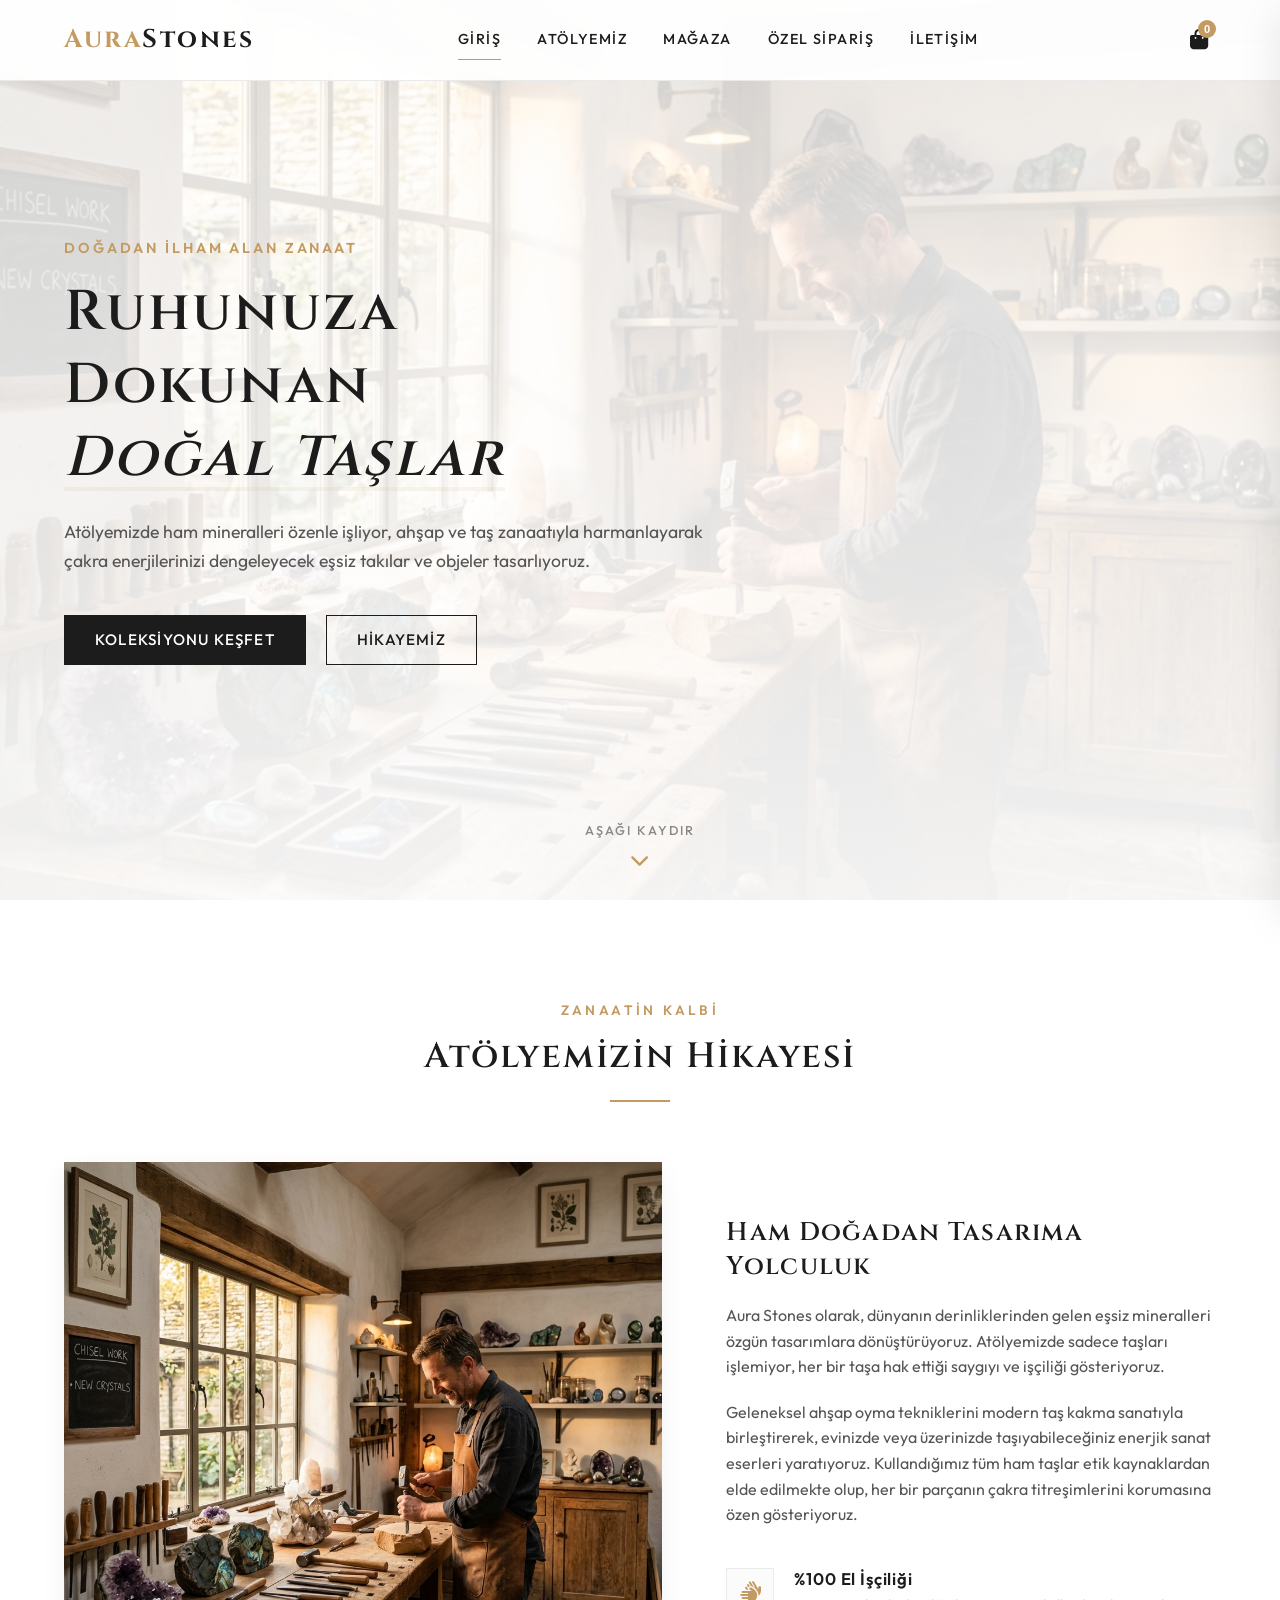
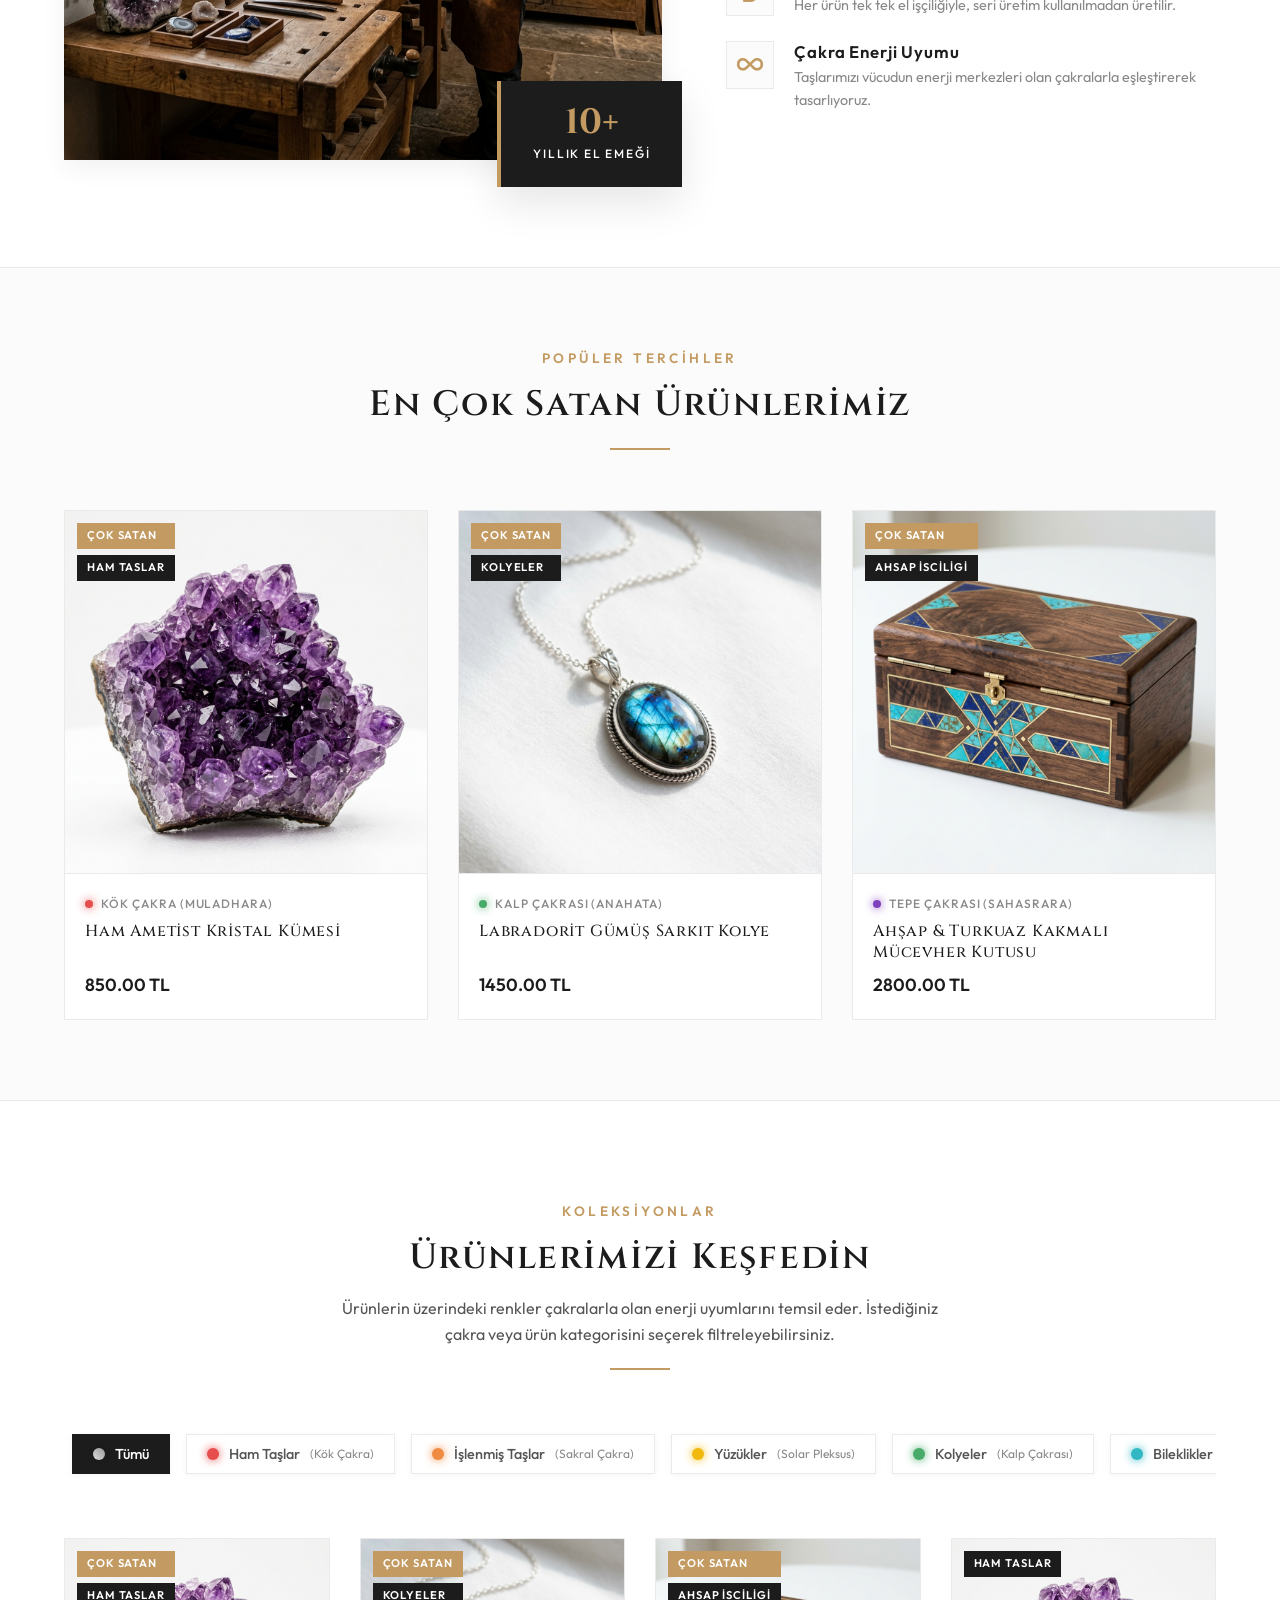
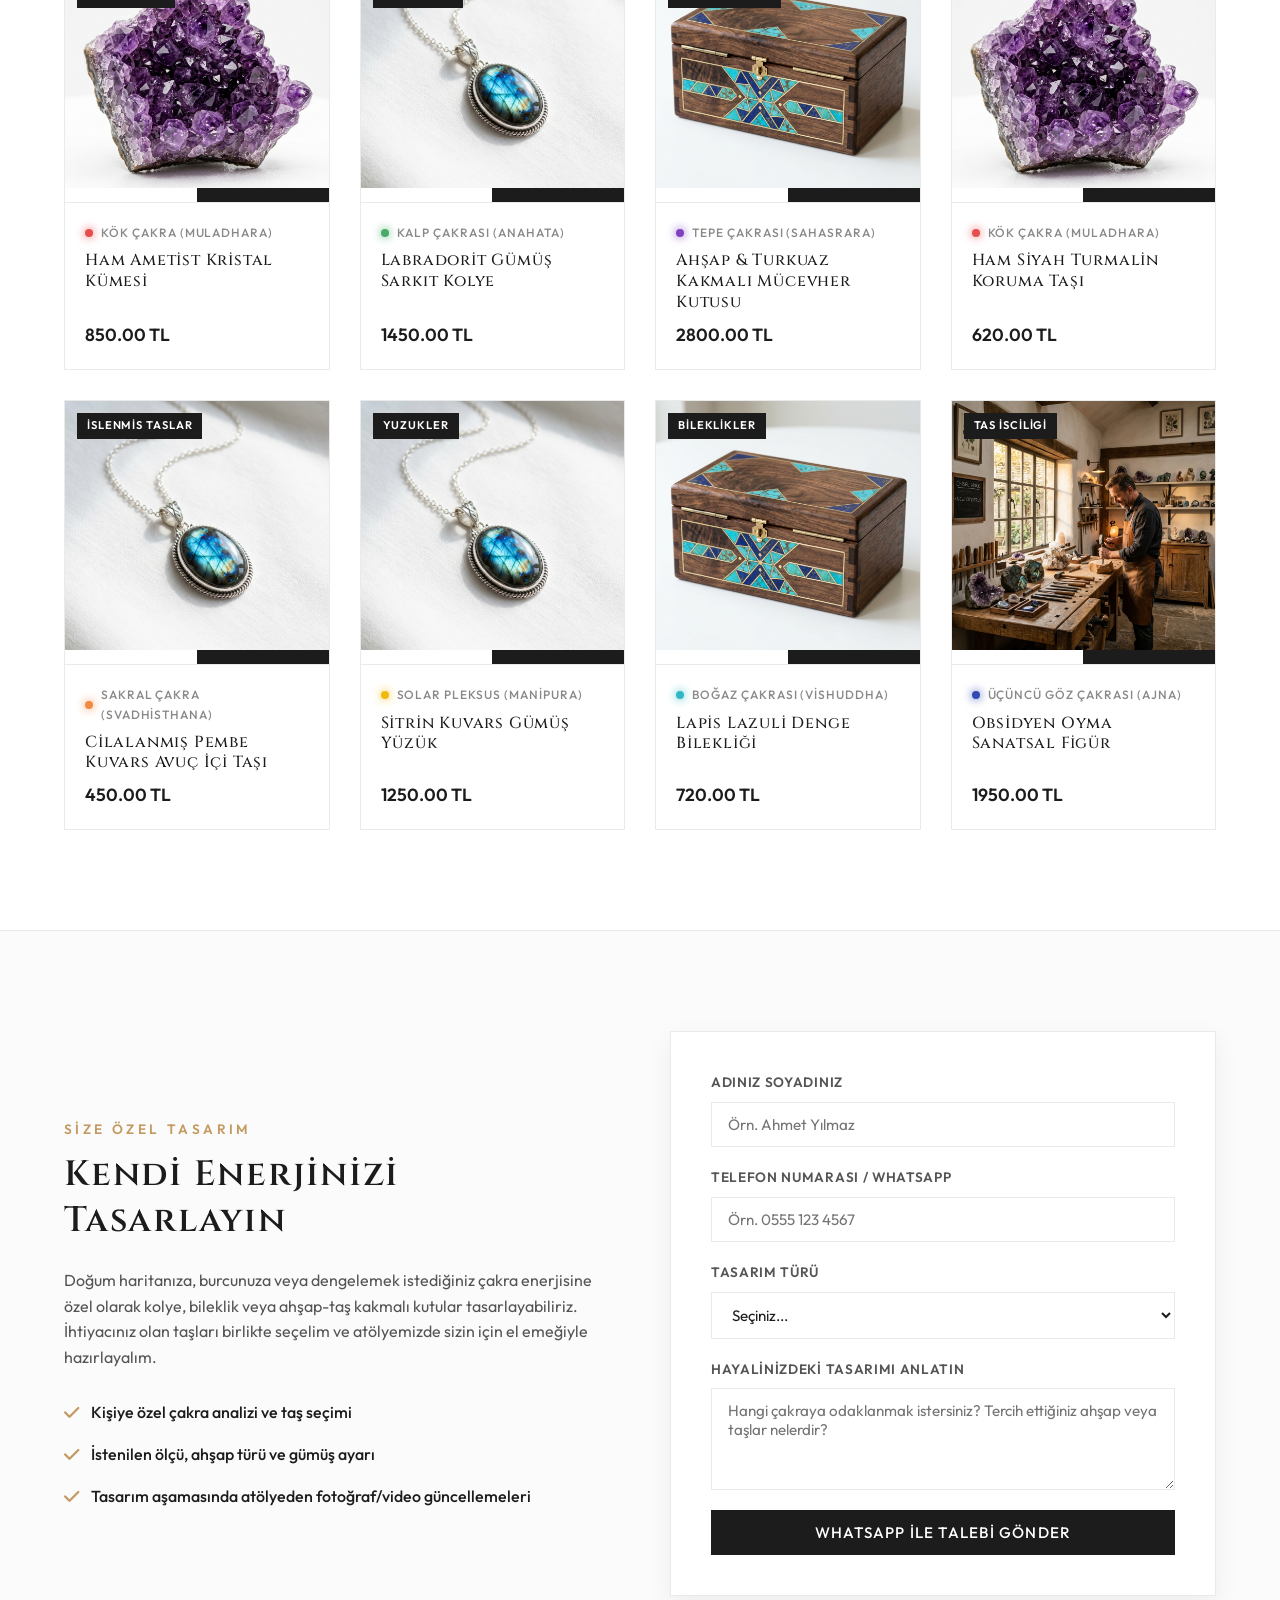
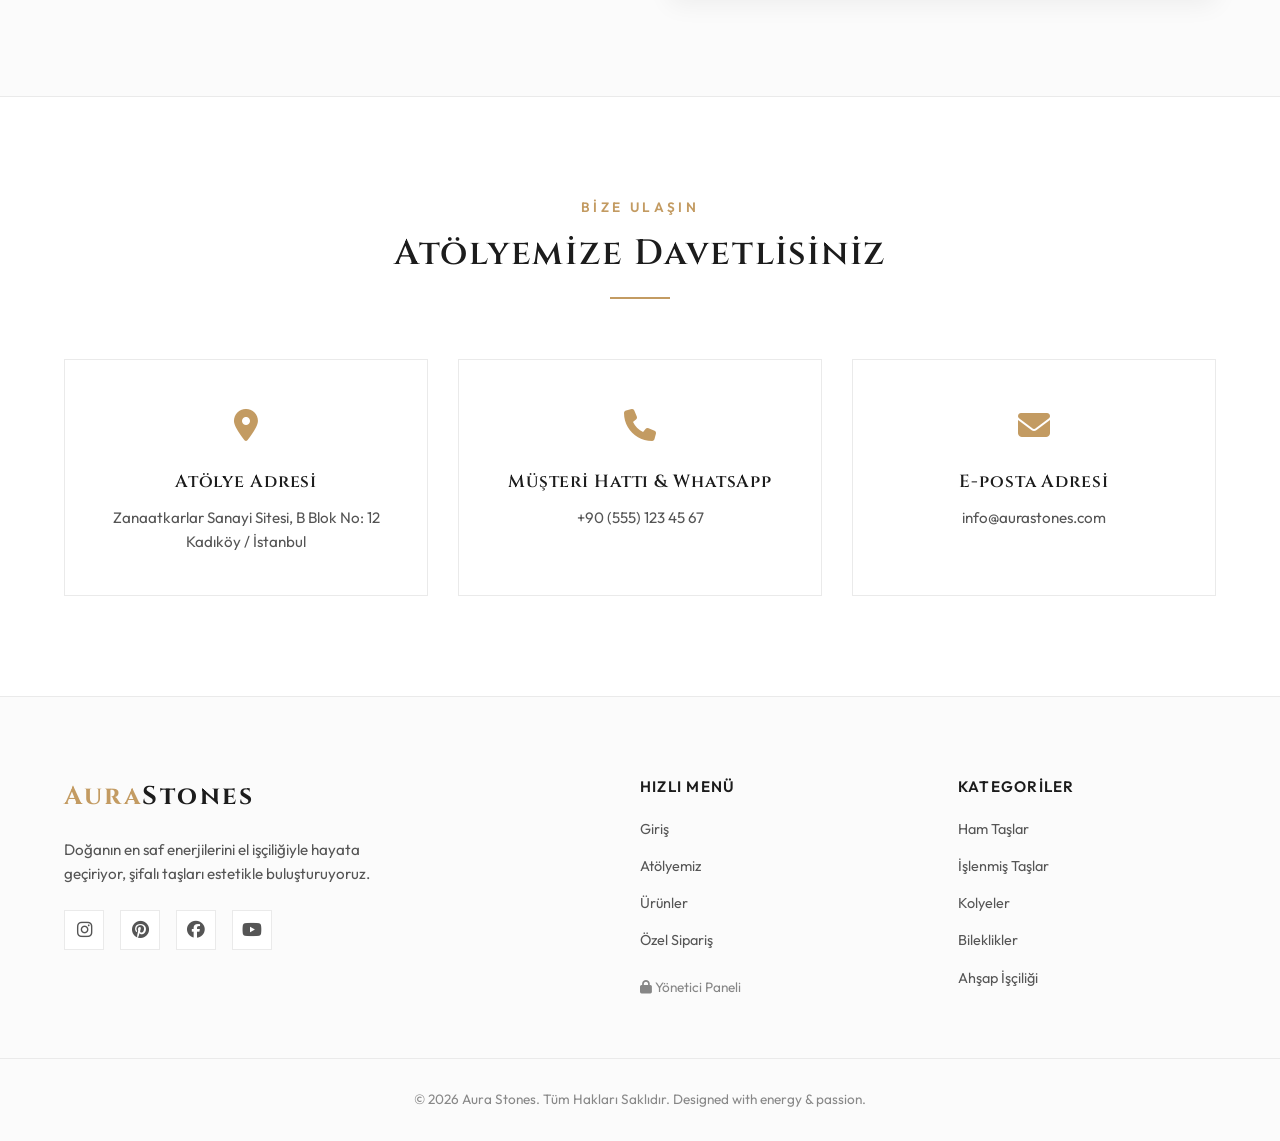
<file: index.html>
<!DOCTYPE html>
<html lang="tr">
<head>
    <meta charset="UTF-8">
    <meta name="viewport" content="width=device-width, initial-scale=1.0">
    <title>Aura Stones | Doğal Taş & Özgün El İşçiliği Atölyesi</title>
    <meta name="description" content="Doğal taşların çakra enerjileri ile uyumu, el işçiliği ahşap ve taş tasarımlar. Atölyemizden kapınıza uzanan zarafet.">
    <!-- Google Fonts: Cinzel (Mistik/Klasik) & Outfit (Modern/Temiz) -->
    <link rel="preconnect" href="https://fonts.googleapis.com">
    <link rel="preconnect" href="https://fonts.gstatic.com" crossorigin>
    <link href="https://fonts.googleapis.com/css2?family=Cinzel:wght@400;600;700&family=Outfit:wght@300;400;500;600&display=swap" rel="stylesheet">
    <!-- FontAwesome for Premium Icons -->
    <link rel="stylesheet" href="https://cdnjs.cloudflare.com/ajax/libs/font-awesome/6.4.0/css/all.min.css">
    <!-- Custom CSS -->
    <link rel="stylesheet" href="styles.css">
</head>
<body>

    <!-- Header / Navigasyon -->
    <header class="main-header">
        <div class="container header-container">
            <a href="#" class="logo">
                <span class="logo-accent">Aura</span>Stones
            </a>
            <nav class="nav-menu" id="navMenu">
                <a href="#home" class="nav-link active">Giriş</a>
                <a href="#about" class="nav-link">Atölyemiz</a>
                <a href="#shop" class="nav-link">Mağaza</a>
                <a href="#custom-order" class="nav-link">Özel Sipariş</a>
                <a href="#contact" class="nav-link">İletişim</a>
            </nav>
            <div class="header-actions">
                <button class="cart-btn" id="cartToggle" aria-label="Sepeti Aç">
                    <i class="fa-solid fa-bag-shopping"></i>
                    <span class="cart-count" id="cartCount">0</span>
                </button>
                <button class="mobile-menu-btn" id="mobileMenuBtn" aria-label="Menüyü Aç">
                    <i class="fa-solid fa-bars-staggered"></i>
                </button>
            </div>
        </div>
    </header>

    <!-- Alışveriş Sepeti Çekmecesi (Sliding Cart Drawer) -->
    <div class="cart-drawer-overlay" id="cartOverlay"></div>
    <div class="cart-drawer" id="cartDrawer">
        <div class="cart-drawer-header">
            <h3>Sepetiniz</h3>
            <button class="close-cart-btn" id="cartClose" aria-label="Sepeti Kapat">
                <i class="fa-solid fa-xmark"></i>
            </button>
        </div>
        <div class="cart-drawer-items" id="cartItems">
            <!-- Sepet elemanları dinamik yüklenecek -->
            <div class="empty-cart-message">
                <i class="fa-solid fa-gem"></i>
                <p>Sepetiniz şu anda boş.</p>
                <a href="#shop" class="btn btn-outline" id="startShopping">Alışverişe Başla</a>
            </div>
        </div>
        <div class="cart-drawer-footer">
            <div class="cart-total-row">
                <span>Toplam Tutar:</span>
                <span class="cart-total-amount" id="cartTotal">0.00 TL</span>
            </div>
            <button class="btn btn-primary btn-block" id="checkoutBtn">Siparişi Tamamla (WhatsApp)</button>
        </div>
    </div>

    <!-- Kahraman (Hero) Alanı -->
    <section class="hero-section" id="home">
        <div class="hero-bg" style="background-image: linear-gradient(rgba(255, 255, 255, 0.8), rgba(255, 255, 255, 0.95)), url('assets/images/hero_workshop.jpg');"></div>
        <div class="container hero-container">
            <div class="hero-content">
                <span class="hero-subtitle">Doğadan İlham Alan Zanaat</span>
                <h1 class="hero-title">Ruhunuza Dokunan <br><span class="highlight">Doğal Taşlar</span></h1>
                <p class="hero-desc">Atölyemizde ham mineralleri özenle işliyor, ahşap ve taş zanaatıyla harmanlayarak çakra enerjilerinizi dengeleyecek eşsiz takılar ve objeler tasarlıyoruz.</p>
                <div class="hero-actions">
                    <a href="#shop" class="btn btn-primary">Koleksiyonu Keşfet</a>
                    <a href="#about" class="btn btn-outline">Hikayemiz</a>
                </div>
            </div>
        </div>
        <div class="hero-scroll-indicator">
            <span>Aşağı Kaydır</span>
            <i class="fa-solid fa-chevron-down animate-bounce"></i>
        </div>
    </section>

    <!-- Atölye ve Site Tanıtımı (About) -->
    <section class="about-section" id="about">
        <div class="container">
            <div class="section-header">
                <span class="section-tagline">Zanaatin Kalbi</span>
                <h2>Atölyemizin Hikayesi</h2>
                <div class="header-line"></div>
            </div>
            
            <div class="about-grid">
                <div class="about-image-wrapper">
                    <img src="assets/images/hero_workshop.jpg" alt="Atölye Çalışma Ortamı" class="about-img">
                    <div class="experience-badge">
                        <span class="exp-num">10+</span>
                        <span class="exp-text">Yıllık El Emeği</span>
                    </div>
                </div>
                <div class="about-text-content">
                    <h3>Ham Doğadan Tasarıma Yolculuk</h3>
                    <p>Aura Stones olarak, dünyanın derinliklerinden gelen eşsiz mineralleri özgün tasarımlara dönüştürüyoruz. Atölyemizde sadece taşları işlemiyor, her bir taşa hak ettiği saygıyı ve işçiliği gösteriyoruz.</p>
                    <p>Geleneksel ahşap oyma tekniklerini modern taş kakma sanatıyla birleştirerek, evinizde veya üzerinizde taşıyabileceğiniz enerjik sanat eserleri yaratıyoruz. Kullandığımız tüm ham taşlar etik kaynaklardan elde edilmekte olup, her bir parçanın çakra titreşimlerini korumasına özen gösteriyoruz.</p>
                    
                    <div class="about-features">
                        <div class="about-feature-item">
                            <div class="feature-icon"><i class="fa-solid fa-hands"></i></div>
                            <div>
                                <h4>%100 El İşçiliği</h4>
                                <p>Her ürün tek tek el işçiliğiyle, seri üretim kullanılmadan üretilir.</p>
                            </div>
                        </div>
                        <div class="about-feature-item">
                            <div class="feature-icon"><i class="fa-solid fa-infinity"></i></div>
                            <div>
                                <h4>Çakra Enerji Uyumu</h4>
                                <p>Taşlarımızı vücudun enerji merkezleri olan çakralarla eşleştirerek tasarlıyoruz.</p>
                            </div>
                        </div>
                    </div>
                </div>
            </div>
        </div>
    </section>

    <!-- Çok Satan Ürünler Şeridi (Best Sellers) -->
    <section class="bestsellers-section">
        <div class="container">
            <div class="section-header">
                <span class="section-tagline">Popüler Tercihler</span>
                <h2>En Çok Satan Ürünlerimiz</h2>
                <div class="header-line"></div>
            </div>
            
            <div class="bestsellers-grid" id="bestsellersGrid">
                <!-- Dinamik olarak doldurulacak -->
            </div>
        </div>
    </section>

    <!-- Mağaza ve Kategoriler (Shop & Chakra Filtering) -->
    <section class="shop-section" id="shop">
        <div class="container">
            <div class="section-header">
                <span class="section-tagline">Koleksiyonlar</span>
                <h2>Ürünlerimizi Keşfedin</h2>
                <p class="section-subtitle">Ürünlerin üzerindeki renkler çakralarla olan enerji uyumlarını temsil eder. İstediğiniz çakra veya ürün kategorisini seçerek filtreleyebilirsiniz.</p>
                <div class="header-line"></div>
            </div>

            <!-- Çakra Filtreleri (Category / Chakra Selectors) -->
            <div class="chakra-filters-container">
                <div class="chakra-filters-track">
                    <button class="chakra-filter-btn active" data-filter="all">
                        <span class="chakra-dot" style="background: linear-gradient(45deg, #ddd, #999);"></span>
                        Tümü
                    </button>
                    <button class="chakra-filter-btn" data-filter="ham-taslar">
                        <span class="chakra-dot root-chakra"></span>
                        Ham Taşlar <small>(Kök Çakra)</small>
                    </button>
                    <button class="chakra-filter-btn" data-filter="islenmis-taslar">
                        <span class="chakra-dot sacral-chakra"></span>
                        İşlenmiş Taşlar <small>(Sakral Çakra)</small>
                    </button>
                    <button class="chakra-filter-btn" data-filter="yuzukler">
                        <span class="chakra-dot solar-chakra"></span>
                        Yüzükler <small>(Solar Pleksus)</small>
                    </button>
                    <button class="chakra-filter-btn" data-filter="kolyeler">
                        <span class="chakra-dot heart-chakra"></span>
                        Kolyeler <small>(Kalp Çakrası)</small>
                    </button>
                    <button class="chakra-filter-btn" data-filter="bileklikler">
                        <span class="chakra-dot throat-chakra"></span>
                        Bileklikler <small>(Boğaz Çakrası)</small>
                    </button>
                    <button class="chakra-filter-btn" data-filter="tas-isciligi">
                        <span class="chakra-dot third-eye-chakra"></span>
                        Taş İşçiliği <small>(Üçüncü Göz)</small>
                    </button>
                    <button class="chakra-filter-btn" data-filter="ahsap-isciligi">
                        <span class="chakra-dot crown-chakra"></span>
                        Ahşap İşçiliği <small>(Tepe Çakrası)</small>
                    </button>
                </div>
            </div>

            <!-- Ürün Grid / Liste -->
            <div class="product-grid" id="productGrid">
                <!-- JS ile dinamik olarak doldurulacaktır -->
            </div>
        </div>
    </section>

    <!-- Özel Sipariş Alanı (Custom Order Request) -->
    <section class="custom-order-section" id="custom-order">
        <div class="container">
            <div class="custom-order-grid">
                <div class="custom-order-info">
                    <span class="section-tagline">Size Özel Tasarım</span>
                    <h2>Kendi Enerjinizi Tasarlayın</h2>
                    <p>Doğum haritanıza, burcunuza veya dengelemek istediğiniz çakra enerjisine özel olarak kolye, bileklik veya ahşap-taş kakmalı kutular tasarlayabiliriz. İhtiyacınız olan taşları birlikte seçelim ve atölyemizde sizin için el emeğiyle hazırlayalım.</p>
                    <ul class="custom-list">
                        <li><i class="fa-solid fa-check"></i> Kişiye özel çakra analizi ve taş seçimi</li>
                        <li><i class="fa-solid fa-check"></i> İstenilen ölçü, ahşap türü ve gümüş ayarı</li>
                        <li><i class="fa-solid fa-check"></i> Tasarım aşamasında atölyeden fotoğraf/video güncellemeleri</li>
                    </ul>
                </div>
                <div class="custom-order-form-container">
                    <form class="custom-form" id="customDesignForm">
                        <div class="form-group">
                            <label for="clientName">Adınız Soyadınız</label>
                            <input type="text" id="clientName" required placeholder="Örn. Ahmet Yılmaz">
                        </div>
                        <div class="form-group">
                            <label for="clientContact">Telefon Numarası / WhatsApp</label>
                            <input type="tel" id="clientContact" required placeholder="Örn. 0555 123 4567">
                        </div>
                        <div class="form-group">
                            <label for="designType">Tasarım Türü</label>
                            <select id="designType" required>
                                <option value="" disabled selected>Seçiniz...</option>
                                <option value="Bileklik">Kişiye Özel Çakra Bilekliği</option>
                                <option value="Kolye">Gümüş Kakma Doğal Taş Kolye</option>
                                <option value="Yuzuk">Özel Tasarım Yüzük</option>
                                <option value="Kutu">Ahşap & Taş Kakma Mücevher Kutusu</option>
                                <option value="Diger">Diğer Sanatsal Objeler</option>
                            </select>
                        </div>
                        <div class="form-group">
                            <label for="clientMessage">Hayalinizdeki Tasarımı Anlatın</label>
                            <textarea id="clientMessage" rows="4" placeholder="Hangi çakraya odaklanmak istersiniz? Tercih ettiğiniz ahşap veya taşlar nelerdir?"></textarea>
                        </div>
                        <button type="submit" class="btn btn-primary btn-block">WhatsApp ile Talebi Gönder</button>
                    </form>
                </div>
            </div>
        </div>
    </section>

    <!-- İletişim Bölümü (Contact) -->
    <section class="contact-section" id="contact">
        <div class="container">
            <div class="section-header">
                <span class="section-tagline">Bize Ulaşın</span>
                <h2>Atölyemize Davetlisiniz</h2>
                <div class="header-line"></div>
            </div>

            <div class="contact-grid">
                <div class="contact-card">
                    <div class="contact-icon"><i class="fa-solid fa-location-dot"></i></div>
                    <h3>Atölye Adresi</h3>
                    <p>Zanaatkarlar Sanayi Sitesi, B Blok No: 12<br>Kadıköy / İstanbul</p>
                </div>
                <div class="contact-card">
                    <div class="contact-icon"><i class="fa-solid fa-phone"></i></div>
                    <h3>Müşteri Hattı & WhatsApp</h3>
                    <p><a href="https://wa.me/905551234567" target="_blank">+90 (555) 123 45 67</a></p>
                </div>
                <div class="contact-card">
                    <div class="contact-icon"><i class="fa-solid fa-envelope"></i></div>
                    <h3>E-posta Adresi</h3>
                    <p><a href="mailto:info@aurastones.com">info@aurastones.com</a></p>
                </div>
            </div>
        </div>
    </section>

    <!-- Ürün Detay Modalı (Product Detail Modal) -->
    <div class="modal-overlay" id="productModal">
        <div class="modal-container">
            <button class="modal-close" id="modalClose" aria-label="Detay Kapat">
                <i class="fa-solid fa-xmark"></i>
            </button>
            <div class="modal-content-wrapper" id="modalContent">
                <!-- JS ile dinamik olarak doldurulacaktır -->
            </div>
        </div>
    </div>

    <!-- Footer -->
    <footer class="main-footer">
        <div class="container footer-grid">
            <div class="footer-brand">
                <a href="#" class="logo"><span class="logo-accent">Aura</span>Stones</a>
                <p class="footer-desc">Doğanın en saf enerjilerini el işçiliğiyle hayata geçiriyor, şifalı taşları estetikle buluşturuyoruz.</p>
                <div class="social-links">
                    <a href="#" aria-label="Instagram"><i class="fa-brands fa-instagram"></i></a>
                    <a href="#" aria-label="Pinterest"><i class="fa-brands fa-pinterest"></i></a>
                    <a href="#" aria-label="Facebook"><i class="fa-brands fa-facebook"></i></a>
                    <a href="#" aria-label="YouTube"><i class="fa-brands fa-youtube"></i></a>
                </div>
            </div>
            <div class="footer-links">
                <h4>Hızlı Menü</h4>
                <a href="#home">Giriş</a>
                <a href="#about">Atölyemiz</a>
                <a href="#shop">Ürünler</a>
                <a href="#custom-order">Özel Sipariş</a>
                <a href="admin.html" target="_blank" style="margin-top: 10px; opacity: 0.7; font-size: 0.85rem;"><i class="fa-solid fa-lock"></i> Yönetici Paneli</a>
            </div>
            <div class="footer-links">
                <h4>Kategoriler</h4>
                <a href="#shop" class="footer-cat-link" data-filter="ham-taslar">Ham Taşlar</a>
                <a href="#shop" class="footer-cat-link" data-filter="islenmis-taslar">İşlenmiş Taşlar</a>
                <a href="#shop" class="footer-cat-link" data-filter="kolyeler">Kolyeler</a>
                <a href="#shop" class="footer-cat-link" data-filter="bileklikler">Bileklikler</a>
                <a href="#shop" class="footer-cat-link" data-filter="ahsap-isciligi">Ahşap İşçiliği</a>
            </div>
        </div>
        <div class="footer-bottom">
            <p>&copy; 2026 Aura Stones. Tüm Hakları Saklıdır. Designed with energy & passion.</p>
        </div>
    </footer>

    <!-- JS Files -->
    <script src="app.js"></script>
</body>
</html>
</file>
<file: styles.css>
/* CSS Reset & Temel Ayarlar */
:root {
    --bg-primary: #ffffff;
    --bg-secondary: #fbfbfb;
    --bg-tertiary: #f5f5f5;
    
    --text-primary: #1c1c1c;
    --text-secondary: #555555;
    --text-muted: #888888;
    
    --border-color: #eaeaea;
    --accent-gold: #c39b62; /* Premium altın rengi detaylar için */
    --accent-gold-dark: #a9804b;
    --accent-gold-light: rgba(195, 155, 98, 0.1);
    
    --font-heading: 'Cinzel', serif;
    --font-body: 'Outfit', sans-serif;
    
    --shadow-sm: 0 2px 8px rgba(0,0,0,0.04);
    --shadow-md: 0 8px 24px rgba(0,0,0,0.06);
    --shadow-lg: 0 16px 40px rgba(0,0,0,0.1);
    
    --transition-fast: 0.2s cubic-bezier(0.4, 0, 0.2, 1);
    --transition-smooth: 0.4s cubic-bezier(0.4, 0, 0.2, 1);

    /* Çakra Renk Tanımlamaları */
    --color-root-chakra: hsl(0, 75%, 60%);        /* Kök - Kırmızı */
    --color-sacral-chakra: hsl(25, 85%, 60%);     /* Sakral - Turuncu */
    --color-solar-chakra: hsl(45, 90%, 50%);      /* Solar Pleksus - Sarı */
    --color-heart-chakra: hsl(140, 40%, 48%);     /* Kalp - Yeşil */
    --color-throat-chakra: hsl(185, 60%, 48%);    /* Boğaz - Mavi/Turkuaz */
    --color-third-eye-chakra: hsl(230, 55%, 45%); /* Üçüncü Göz - İndigo */
    --color-crown-chakra: hsl(270, 50%, 50%);     /* Tepe - Mor */
}

* {
    margin: 0;
    padding: 0;
    box-sizing: border-box;
}

html {
    scroll-behavior: smooth;
    font-size: 16px;
}

body {
    background-color: var(--bg-primary);
    color: var(--text-primary);
    font-family: var(--font-body);
    line-height: 1.6;
    overflow-x: hidden;
}

.container {
    width: 100%;
    max-width: 1200px;
    margin: 0 auto;
    padding: 0 24px;
}

/* Tipografi */
h1, h2, h3, h4, h5, h6 {
    font-family: var(--font-heading);
    font-weight: 600;
    letter-spacing: 0.05em;
    line-height: 1.3;
}

a {
    color: inherit;
    text-decoration: none;
    transition: var(--transition-fast);
}

/* Buton Stilleri */
.btn {
    display: inline-flex;
    align-items: center;
    justify-content: center;
    padding: 12px 30px;
    font-family: var(--font-body);
    font-size: 0.95rem;
    font-weight: 500;
    letter-spacing: 0.08em;
    text-transform: uppercase;
    border: 1px solid transparent;
    cursor: pointer;
    transition: var(--transition-smooth);
    border-radius: 0px; /* Keskin köşeler lüks hissettirir */
}

.btn-primary {
    background-color: var(--text-primary);
    color: var(--bg-primary);
}

.btn-primary:hover {
    background-color: var(--accent-gold);
    transform: translateY(-2px);
}

.btn-outline {
    background-color: transparent;
    border-color: var(--text-primary);
    color: var(--text-primary);
}

.btn-outline:hover {
    background-color: var(--text-primary);
    color: var(--bg-primary);
    transform: translateY(-2px);
}

.btn-block {
    display: flex;
    width: 100%;
}

/* Main Header */
.main-header {
    position: fixed;
    top: 0;
    left: 0;
    width: 100%;
    z-index: 100;
    background-color: rgba(255, 255, 255, 0.95);
    backdrop-filter: blur(10px);
    border-bottom: 1px solid var(--border-color);
    transition: var(--transition-smooth);
}

.header-container {
    display: flex;
    justify-content: space-between;
    align-items: center;
    height: 80px;
}

.logo {
    font-family: var(--font-heading);
    font-size: 1.6rem;
    font-weight: 700;
    letter-spacing: 0.1em;
}

.logo-accent {
    color: var(--accent-gold);
}

.nav-menu {
    display: flex;
    gap: 36px;
}

.nav-link {
    font-size: 0.9rem;
    font-weight: 500;
    letter-spacing: 0.1em;
    text-transform: uppercase;
    padding: 8px 0;
    position: relative;
}

.nav-link::after {
    content: '';
    position: absolute;
    bottom: 0;
    left: 0;
    width: 0;
    height: 1px;
    background-color: var(--accent-gold);
    transition: var(--transition-smooth);
}

.nav-link:hover::after,
.nav-link.active::after {
    width: 100%;
}

.header-actions {
    display: flex;
    align-items: center;
    gap: 20px;
}

.cart-btn {
    background: none;
    border: none;
    font-size: 1.3rem;
    cursor: pointer;
    position: relative;
    padding: 8px;
    color: var(--text-primary);
    transition: var(--transition-fast);
}

.cart-btn:hover {
    color: var(--accent-gold);
}

.cart-count {
    position: absolute;
    top: 0;
    right: 0;
    background-color: var(--accent-gold);
    color: white;
    font-size: 0.7rem;
    font-weight: 600;
    width: 18px;
    height: 18px;
    border-radius: 50%;
    display: flex;
    align-items: center;
    justify-content: center;
}

.mobile-menu-btn {
    display: none;
    background: none;
    border: none;
    font-size: 1.4rem;
    cursor: pointer;
    color: var(--text-primary);
}

/* Alışveriş Sepeti Çekmecesi (Sliding Cart Drawer) */
.cart-drawer-overlay {
    position: fixed;
    top: 0;
    left: 0;
    width: 100%;
    height: 100%;
    background-color: rgba(0, 0, 0, 0.4);
    backdrop-filter: blur(4px);
    z-index: 199;
    opacity: 0;
    visibility: hidden;
    transition: var(--transition-smooth);
}

.cart-drawer-overlay.active {
    opacity: 1;
    visibility: visible;
}

.cart-drawer {
    position: fixed;
    top: 0;
    right: -420px;
    width: 100%;
    max-width: 420px;
    height: 100%;
    background-color: var(--bg-primary);
    z-index: 200;
    box-shadow: var(--shadow-lg);
    display: flex;
    flex-direction: column;
    transition: var(--transition-smooth);
}

.cart-drawer.active {
    right: 0;
}

.cart-drawer-header {
    display: flex;
    justify-content: space-between;
    align-items: center;
    padding: 24px;
    border-bottom: 1px solid var(--border-color);
}

.cart-drawer-header h3 {
    font-size: 1.25rem;
}

.close-cart-btn {
    background: none;
    border: none;
    font-size: 1.4rem;
    cursor: pointer;
    color: var(--text-muted);
}

.close-cart-btn:hover {
    color: var(--text-primary);
}

.cart-drawer-items {
    flex: 1;
    overflow-y: auto;
    padding: 24px;
}

.empty-cart-message {
    display: flex;
    flex-direction: column;
    align-items: center;
    justify-content: center;
    height: 100%;
    text-align: center;
    color: var(--text-muted);
}

.empty-cart-message i {
    font-size: 2.5rem;
    margin-bottom: 16px;
    color: var(--accent-gold);
}

.empty-cart-message p {
    margin-bottom: 24px;
}

/* Sepet Kalemi (Cart Item) */
.cart-item {
    display: flex;
    gap: 16px;
    padding-bottom: 16px;
    margin-bottom: 16px;
    border-bottom: 1px solid var(--border-color);
}

.cart-item-img {
    width: 80px;
    height: 80px;
    object-fit: cover;
    border-radius: 4px;
}

.cart-item-details {
    flex: 1;
}

.cart-item-title {
    font-family: var(--font-body);
    font-size: 0.95rem;
    font-weight: 500;
    margin-bottom: 4px;
}

.cart-item-price {
    font-weight: 600;
    color: var(--accent-gold);
    font-size: 0.9rem;
    margin-bottom: 8px;
}

.cart-item-controls {
    display: flex;
    justify-content: space-between;
    align-items: center;
}

.qty-btn-group {
    display: flex;
    align-items: center;
    border: 1px solid var(--border-color);
}

.qty-btn {
    background: none;
    border: none;
    width: 28px;
    height: 28px;
    cursor: pointer;
    font-weight: 600;
}

.qty-val {
    padding: 0 10px;
    font-size: 0.9rem;
}

.remove-item-btn {
    background: none;
    border: none;
    color: var(--text-muted);
    cursor: pointer;
    font-size: 0.9rem;
}

.remove-item-btn:hover {
    color: #e74c3c;
}

.cart-drawer-footer {
    padding: 24px;
    border-top: 1px solid var(--border-color);
    background-color: var(--bg-secondary);
}

.cart-total-row {
    display: flex;
    justify-content: space-between;
    font-size: 1.1rem;
    font-weight: 600;
    margin-bottom: 20px;
}

.cart-total-amount {
    color: var(--text-primary);
}

/* Kahraman (Hero) Alanı */
.hero-section {
    position: relative;
    height: 100vh;
    min-height: 600px;
    display: flex;
    align-items: center;
    overflow: hidden;
}

.hero-bg {
    position: absolute;
    top: 0;
    left: 0;
    width: 100%;
    height: 100%;
    background-size: cover;
    background-position: center;
    transform: scale(1.05);
    animation: zoomOut 20s infinite alternate;
    z-index: 1;
}

.hero-container {
    position: relative;
    z-index: 2;
}

.hero-content {
    max-width: 650px;
    animation: fadeInUp 1.2s ease-out;
}

.hero-subtitle {
    display: inline-block;
    font-size: 0.9rem;
    font-weight: 600;
    letter-spacing: 0.2em;
    text-transform: uppercase;
    color: var(--accent-gold);
    margin-bottom: 16px;
}

.hero-title {
    font-size: 3.5rem;
    font-weight: 600;
    margin-bottom: 24px;
}

.hero-title .highlight {
    font-style: italic;
    color: var(--text-primary);
    position: relative;
}

.hero-title .highlight::after {
    content: '';
    position: absolute;
    bottom: 5px;
    left: 0;
    width: 100%;
    height: 4px;
    background-color: var(--accent-gold-light);
    z-index: -1;
}

.hero-desc {
    font-size: 1.1rem;
    color: var(--text-secondary);
    margin-bottom: 40px;
}

.hero-actions {
    display: flex;
    gap: 20px;
}

.hero-scroll-indicator {
    position: absolute;
    bottom: 30px;
    left: 50%;
    transform: translateX(-50%);
    z-index: 2;
    display: flex;
    flex-direction: column;
    align-items: center;
    gap: 10px;
    font-size: 0.8rem;
    font-weight: 500;
    letter-spacing: 0.15em;
    text-transform: uppercase;
    color: var(--text-muted);
}

.hero-scroll-indicator i {
    font-size: 1.2rem;
    color: var(--accent-gold);
}

/* Bölüm Başlığı (Section Header) */
.section-header {
    text-align: center;
    margin-bottom: 60px;
}

.section-tagline {
    display: block;
    font-size: 0.85rem;
    font-weight: 600;
    letter-spacing: 0.25em;
    text-transform: uppercase;
    color: var(--accent-gold);
    margin-bottom: 12px;
}

.section-header h2 {
    font-size: 2.2rem;
    color: var(--text-primary);
    margin-bottom: 16px;
}

.section-subtitle {
    max-width: 600px;
    margin: 0 auto;
    color: var(--text-secondary);
    font-size: 1rem;
}

.header-line {
    width: 60px;
    height: 2px;
    background-color: var(--accent-gold);
    margin: 20px auto 0 auto;
}

/* Atölye Hikayemiz (About) */
.about-section {
    padding: 100px 0;
    background-color: var(--bg-primary);
}

.about-grid {
    display: grid;
    grid-template-columns: 1.1fr 0.9fr;
    gap: 64px;
    align-items: center;
}

.about-image-wrapper {
    position: relative;
}

.about-img {
    width: 100%;
    height: auto;
    object-fit: cover;
    box-shadow: var(--shadow-md);
}

.experience-badge {
    position: absolute;
    bottom: -20px;
    right: -20px;
    background-color: var(--text-primary);
    color: var(--bg-primary);
    padding: 24px 32px;
    box-shadow: var(--shadow-lg);
    display: flex;
    flex-direction: column;
    align-items: center;
    border-left: 4px solid var(--accent-gold);
}

.exp-num {
    font-family: var(--font-heading);
    font-size: 2.2rem;
    font-weight: 700;
    line-height: 1;
    margin-bottom: 4px;
    color: var(--accent-gold);
}

.exp-text {
    font-size: 0.75rem;
    text-transform: uppercase;
    letter-spacing: 0.15em;
    font-weight: 500;
    text-align: center;
}

.about-text-content h3 {
    font-size: 1.6rem;
    margin-bottom: 20px;
}

.about-text-content p {
    color: var(--text-secondary);
    margin-bottom: 20px;
}

.about-features {
    margin-top: 40px;
    display: flex;
    flex-direction: column;
    gap: 24px;
}

.about-feature-item {
    display: flex;
    gap: 20px;
}

.feature-icon {
    flex-shrink: 0;
    width: 48px;
    height: 48px;
    background-color: var(--bg-secondary);
    color: var(--accent-gold);
    display: flex;
    align-items: center;
    justify-content: center;
    font-size: 1.3rem;
    border: 1px solid var(--border-color);
}

.about-feature-item h4 {
    font-family: var(--font-body);
    font-size: 1.05rem;
    font-weight: 600;
    margin-bottom: 4px;
}

.about-feature-item p {
    font-size: 0.9rem;
    color: var(--text-muted);
    margin-bottom: 0;
}

/* Çok Satan Ürünler Şeridi (Bestsellers) */
.bestsellers-section {
    padding: 80px 0;
    background-color: var(--bg-secondary);
    border-top: 1px solid var(--border-color);
    border-bottom: 1px solid var(--border-color);
}

.bestsellers-grid {
    display: grid;
    grid-template-columns: repeat(3, 1fr);
    gap: 30px;
}

/* Mağaza & Çakra Filtreleri (Shop & Categories) */
.shop-section {
    padding: 100px 0;
    background-color: var(--bg-primary);
}

.chakra-filters-container {
    margin-bottom: 48px;
    overflow-x: auto;
    padding-bottom: 12px;
    -webkit-overflow-scrolling: touch;
}

.chakra-filters-container::-webkit-scrollbar {
    height: 4px;
}

.chakra-filters-container::-webkit-scrollbar-track {
    background: var(--bg-secondary);
}

.chakra-filters-container::-webkit-scrollbar-thumb {
    background: var(--border-color);
}

.chakra-filters-track {
    display: flex;
    justify-content: flex-start;
    min-width: max-content;
    gap: 16px;
    padding: 4px 8px;
}

.chakra-filter-btn {
    background-color: var(--bg-primary);
    border: 1px solid var(--border-color);
    color: var(--text-secondary);
    padding: 10px 20px;
    font-family: var(--font-body);
    font-size: 0.9rem;
    font-weight: 500;
    cursor: pointer;
    display: inline-flex;
    align-items: center;
    gap: 10px;
    transition: var(--transition-smooth);
    box-shadow: var(--shadow-sm);
}

.chakra-filter-btn small {
    color: var(--text-muted);
    font-weight: 400;
}

.chakra-dot {
    width: 12px;
    height: 12px;
    border-radius: 50%;
    display: inline-block;
    box-shadow: 0 0 6px rgba(0,0,0,0.15);
}

/* Çakra Renklerini Butonlara ve Çakra Dotlarına Eşleme */
.root-chakra { background-color: var(--color-root-chakra); box-shadow: 0 0 10px var(--color-root-chakra); }
.sacral-chakra { background-color: var(--color-sacral-chakra); box-shadow: 0 0 10px var(--color-sacral-chakra); }
.solar-chakra { background-color: var(--color-solar-chakra); box-shadow: 0 0 10px var(--color-solar-chakra); }
.heart-chakra { background-color: var(--color-heart-chakra); box-shadow: 0 0 10px var(--color-heart-chakra); }
.throat-chakra { background-color: var(--color-throat-chakra); box-shadow: 0 0 10px var(--color-throat-chakra); }
.third-eye-chakra { background-color: var(--color-third-eye-chakra); box-shadow: 0 0 10px var(--color-third-eye-chakra); }
.crown-chakra { background-color: var(--color-crown-chakra); box-shadow: 0 0 10px var(--color-crown-chakra); }

.chakra-filter-btn:hover {
    border-color: var(--text-primary);
    color: var(--text-primary);
    transform: translateY(-2px);
}

.chakra-filter-btn.active {
    background-color: var(--text-primary);
    border-color: var(--text-primary);
    color: var(--bg-primary);
}

.chakra-filter-btn.active small {
    color: rgba(255, 255, 255, 0.7);
}

/* Ürün Grid ve Kart Tasarımı */
.product-grid {
    display: grid;
    grid-template-columns: repeat(4, 1fr);
    gap: 30px;
}

.product-card {
    background-color: var(--bg-primary);
    border: 1px solid var(--border-color);
    position: relative;
    overflow: hidden;
    transition: var(--transition-smooth);
    display: flex;
    flex-direction: column;
}

.product-card:hover {
    transform: translateY(-8px);
    box-shadow: var(--shadow-md);
    border-color: rgba(0, 0, 0, 0.15);
}

.product-badge-list {
    position: absolute;
    top: 12px;
    left: 12px;
    display: flex;
    flex-direction: column;
    gap: 6px;
    z-index: 10;
}

.product-badge {
    padding: 4px 10px;
    font-size: 0.7rem;
    font-weight: 600;
    letter-spacing: 0.08em;
    text-transform: uppercase;
    color: white;
    background-color: var(--text-primary);
}

.bestseller-badge {
    background-color: var(--accent-gold);
}

.product-image-container {
    position: relative;
    width: 100%;
    padding-top: 100%; /* 1:1 Kare Resim */
    overflow: hidden;
    background-color: var(--bg-secondary);
}

.product-image-container img {
    position: absolute;
    top: 0;
    left: 0;
    width: 100%;
    height: 100%;
    object-fit: cover;
    transition: transform 0.6s cubic-bezier(0.25, 1, 0.5, 1);
}

.product-card:hover .product-image-container img {
    transform: scale(1.08);
}

.product-actions {
    position: absolute;
    bottom: -50px;
    left: 0;
    width: 100%;
    display: flex;
    transition: var(--transition-smooth);
    z-index: 10;
}

.product-card:hover .product-actions {
    bottom: 0;
}

.quick-view-btn,
.add-to-cart-quick {
    flex: 1;
    padding: 14px 10px;
    border: none;
    font-family: var(--font-body);
    font-weight: 500;
    font-size: 0.85rem;
    cursor: pointer;
    display: flex;
    align-items: center;
    justify-content: center;
    gap: 8px;
    transition: var(--transition-fast);
    text-transform: uppercase;
    letter-spacing: 0.05em;
}

.quick-view-btn {
    background-color: var(--bg-primary);
    color: var(--text-primary);
}

.quick-view-btn:hover {
    background-color: var(--bg-tertiary);
}

.add-to-cart-quick {
    background-color: var(--text-primary);
    color: var(--bg-primary);
}

.add-to-cart-quick:hover {
    background-color: var(--accent-gold);
}

.product-info {
    padding: 20px;
    display: flex;
    flex-direction: column;
    flex-grow: 1;
    border-top: 1px solid var(--border-color);
}

.product-category-meta {
    font-size: 0.75rem;
    font-weight: 500;
    text-transform: uppercase;
    letter-spacing: 0.08em;
    color: var(--text-muted);
    display: flex;
    align-items: center;
    gap: 8px;
    margin-bottom: 8px;
}

.meta-chakra-dot {
    width: 8px;
    height: 8px;
    border-radius: 50%;
    display: inline-block;
}

.product-title {
    font-size: 1rem;
    font-weight: 500;
    margin-bottom: 8px;
    color: var(--text-primary);
}

.product-price {
    font-size: 1.1rem;
    font-weight: 600;
    color: var(--text-primary);
    margin-top: auto;
}

/* Özel Tasarım Alanı (Custom Design Request) */
.custom-order-section {
    padding: 100px 0;
    background-color: var(--bg-secondary);
    border-top: 1px solid var(--border-color);
    border-bottom: 1px solid var(--border-color);
}

.custom-order-grid {
    display: grid;
    grid-template-columns: repeat(2, 1fr);
    gap: 60px;
    align-items: center;
}

.custom-order-info .section-tagline {
    text-align: left;
}

.custom-order-info h2 {
    font-size: 2.2rem;
    margin-bottom: 24px;
}

.custom-order-info p {
    color: var(--text-secondary);
    margin-bottom: 30px;
}

.custom-list {
    list-style: none;
    display: flex;
    flex-direction: column;
    gap: 16px;
}

.custom-list li {
    display: flex;
    align-items: center;
    gap: 12px;
    font-weight: 500;
}

.custom-list i {
    color: var(--accent-gold);
    font-size: 1.1rem;
}

.custom-form-container {
    background-color: var(--bg-primary);
    padding: 40px;
    box-shadow: var(--shadow-md);
    border: 1px solid var(--border-color);
}

.custom-form {
    display: flex;
    flex-direction: column;
    gap: 20px;
    background-color: var(--bg-primary);
    padding: 40px;
    box-shadow: var(--shadow-md);
    border: 1px solid var(--border-color);
}

.form-group {
    display: flex;
    flex-direction: column;
    gap: 8px;
}

.form-group label {
    font-size: 0.85rem;
    font-weight: 600;
    text-transform: uppercase;
    letter-spacing: 0.05em;
    color: var(--text-secondary);
}

.form-group input,
.form-group select,
.form-group textarea {
    padding: 12px 16px;
    border: 1px solid var(--border-color);
    background-color: var(--bg-primary);
    font-family: var(--font-body);
    font-size: 0.95rem;
    color: var(--text-primary);
    transition: var(--transition-fast);
    outline: none;
}

.form-group input:focus,
.form-group select:focus,
.form-group textarea:focus {
    border-color: var(--text-primary);
}

/* İletişim */
.contact-section {
    padding: 100px 0;
    background-color: var(--bg-primary);
}

.contact-grid {
    display: grid;
    grid-template-columns: repeat(3, 1fr);
    gap: 30px;
}

.contact-card {
    text-align: center;
    padding: 40px 24px;
    border: 1px solid var(--border-color);
    background-color: var(--bg-primary);
    transition: var(--transition-smooth);
}

.contact-card:hover {
    border-color: var(--text-primary);
    box-shadow: var(--shadow-sm);
    transform: translateY(-5px);
}

.contact-icon {
    font-size: 2rem;
    color: var(--accent-gold);
    margin-bottom: 20px;
}

.contact-card h3 {
    font-size: 1.1rem;
    margin-bottom: 12px;
}

.contact-card p {
    color: var(--text-secondary);
    font-size: 0.95rem;
}

.contact-card a {
    color: inherit;
}

.contact-card a:hover {
    color: var(--accent-gold);
}

/* Ürün Detay Modalı (Product Detail Modal) */
.modal-overlay {
    position: fixed;
    top: 0;
    left: 0;
    width: 100%;
    height: 100%;
    background-color: rgba(0, 0, 0, 0.4);
    backdrop-filter: blur(4px);
    z-index: 199;
    opacity: 0;
    visibility: hidden;
    transition: var(--transition-smooth);
    display: flex;
    align-items: center;
    justify-content: center;
    padding: 24px;
}

.modal-overlay.active {
    opacity: 1;
    visibility: visible;
}

.modal-container {
    background-color: var(--bg-primary);
    width: 100%;
    max-width: 900px;
    position: relative;
    box-shadow: var(--shadow-lg);
    animation: scaleUp 0.4s cubic-bezier(0.16, 1, 0.3, 1);
    max-height: 90vh;
    overflow-y: auto;
}

.modal-close {
    position: absolute;
    top: 20px;
    right: 20px;
    background: none;
    border: none;
    font-size: 1.5rem;
    cursor: pointer;
    color: var(--text-muted);
    z-index: 10;
    transition: var(--transition-fast);
}

.modal-close:hover {
    color: var(--text-primary);
}

.modal-content-wrapper {
    display: grid;
    grid-template-columns: 1fr 1fr;
    gap: 40px;
    padding: 40px;
}

.modal-img-col img {
    width: 100%;
    height: auto;
    object-fit: cover;
    box-shadow: var(--shadow-sm);
}

.modal-info-col {
    display: flex;
    flex-direction: column;
}

.modal-chakra-tag {
    align-self: flex-start;
    display: inline-flex;
    align-items: center;
    gap: 8px;
    font-size: 0.8rem;
    font-weight: 600;
    text-transform: uppercase;
    letter-spacing: 0.08em;
    padding: 6px 12px;
    border: 1px solid var(--border-color);
    margin-bottom: 20px;
}

.modal-info-col h2 {
    font-size: 1.8rem;
    margin-bottom: 12px;
}

.modal-price {
    font-size: 1.4rem;
    font-weight: 600;
    color: var(--accent-gold);
    margin-bottom: 24px;
}

.modal-desc {
    color: var(--text-secondary);
    font-size: 0.95rem;
    margin-bottom: 24px;
    line-height: 1.7;
}

.stone-properties {
    background-color: var(--bg-secondary);
    padding: 20px;
    border: 1px solid var(--border-color);
    margin-bottom: 30px;
}

.stone-properties h4 {
    font-family: var(--font-body);
    font-size: 0.9rem;
    font-weight: 600;
    text-transform: uppercase;
    letter-spacing: 0.05em;
    margin-bottom: 12px;
}

.stone-properties ul {
    list-style: none;
    display: flex;
    flex-direction: column;
    gap: 8px;
    font-size: 0.9rem;
    color: var(--text-secondary);
}

.stone-properties li {
    display: flex;
    justify-content: space-between;
}

.stone-properties li strong {
    color: var(--text-primary);
}

.modal-buy-actions {
    display: flex;
    gap: 16px;
    margin-top: auto;
}

.modal-buy-actions .qty-btn-group {
    height: 48px;
}

.modal-buy-actions .qty-btn {
    width: 40px;
}

.modal-buy-actions .qty-val {
    padding: 0 16px;
    font-size: 1rem;
}

.modal-buy-actions .btn {
    flex: 1;
    height: 48px;
}

/* Footer */
.main-footer {
    background-color: var(--bg-secondary);
    border-top: 1px solid var(--border-color);
    padding: 80px 0 30px 0;
}

.footer-grid {
    display: grid;
    grid-template-columns: 2fr 1fr 1fr;
    gap: 60px;
    margin-bottom: 60px;
}

.footer-brand .logo {
    display: inline-block;
    margin-bottom: 20px;
}

.footer-desc {
    color: var(--text-secondary);
    margin-bottom: 24px;
    max-width: 360px;
    font-size: 0.95rem;
}

.social-links {
    display: flex;
    gap: 16px;
}

.social-links a {
    width: 40px;
    height: 40px;
    background-color: var(--bg-primary);
    border: 1px solid var(--border-color);
    color: var(--text-secondary);
    display: flex;
    align-items: center;
    justify-content: center;
    font-size: 1.1rem;
    transition: var(--transition-fast);
}

.social-links a:hover {
    background-color: var(--text-primary);
    color: var(--bg-primary);
    border-color: var(--text-primary);
    transform: translateY(-3px);
}

.footer-links {
    display: flex;
    flex-direction: column;
    gap: 14px;
}

.footer-links h4 {
    font-family: var(--font-body);
    font-size: 0.95rem;
    font-weight: 600;
    text-transform: uppercase;
    letter-spacing: 0.08em;
    color: var(--text-primary);
    margin-bottom: 8px;
}

.footer-links a {
    color: var(--text-secondary);
    font-size: 0.9rem;
    width: fit-content;
}

.footer-links a:hover {
    color: var(--accent-gold);
    padding-left: 4px;
}

.footer-bottom {
    border-top: 1px solid var(--border-color);
    padding-top: 30px;
    text-align: center;
    color: var(--text-muted);
    font-size: 0.85rem;
}

/* Animasyonlar */
@keyframes zoomOut {
    0% { transform: scale(1.05); }
    100% { transform: scale(1.0); }
}

@keyframes fadeInUp {
    0% {
        opacity: 0;
        transform: translateY(30px);
    }
    100% {
        opacity: 1;
        transform: translateY(0);
    }
}

@keyframes scaleUp {
    0% {
        opacity: 0;
        transform: scale(0.96);
    }
    100% {
        opacity: 1;
        transform: scale(1);
    }
}

.animate-bounce {
    animation: bounce 2s infinite;
}

@keyframes bounce {
    0%, 20%, 50%, 80%, 100% {
        transform: translateY(0);
    }
    40% {
        transform: translateY(-8px);
    }
    60% {
        transform: translateY(-4px);
    }
}

/* Mobil Uyumlu Tasarım (Responsive Styles) */
@media (max-width: 1024px) {
    .product-grid {
        grid-template-columns: repeat(3, 1fr);
    }
    .bestsellers-grid {
        grid-template-columns: repeat(2, 1fr);
    }
}

@media (max-width: 768px) {
    html {
        font-size: 15px;
    }
    
    .header-container {
        height: 70px;
    }
    
    .nav-menu {
        position: fixed;
        top: 70px;
        left: -100%;
        width: 100%;
        height: calc(100vh - 70px);
        background-color: var(--bg-primary);
        flex-direction: column;
        align-items: center;
        justify-content: center;
        gap: 32px;
        transition: var(--transition-smooth);
        border-top: 1px solid var(--border-color);
    }
    
    .nav-menu.active {
        left: 0;
    }
    
    .mobile-menu-btn {
        display: block;
    }
    
    .hero-title {
        font-size: 2.6rem;
    }
    
    .about-grid,
    .custom-order-grid,
    .contact-grid,
    .footer-grid {
        grid-template-columns: 1fr;
        gap: 40px;
    }
    
    .about-image-wrapper {
        max-width: 500px;
        margin: 0 auto;
    }
    
    .experience-badge {
        padding: 16px 24px;
    }
    
    .bestsellers-grid {
        grid-template-columns: 1fr;
    }
    
    .product-grid {
        grid-template-columns: repeat(2, 1fr);
        gap: 20px;
    }
    
    .modal-content-wrapper {
        grid-template-columns: 1fr;
        padding: 24px;
        gap: 24px;
    }
}

@media (max-width: 480px) {
    .product-grid {
        grid-template-columns: 1fr;
    }
    
    .hero-title {
        font-size: 2.2rem;
    }
    
    .hero-actions {
        flex-direction: column;
        gap: 12px;
    }
    
    .btn {
        width: 100%;
    }
    
    .custom-form {
        padding: 24px 16px;
    }
    
    .cart-drawer {
        max-width: 100%;
    }
}
</file>
